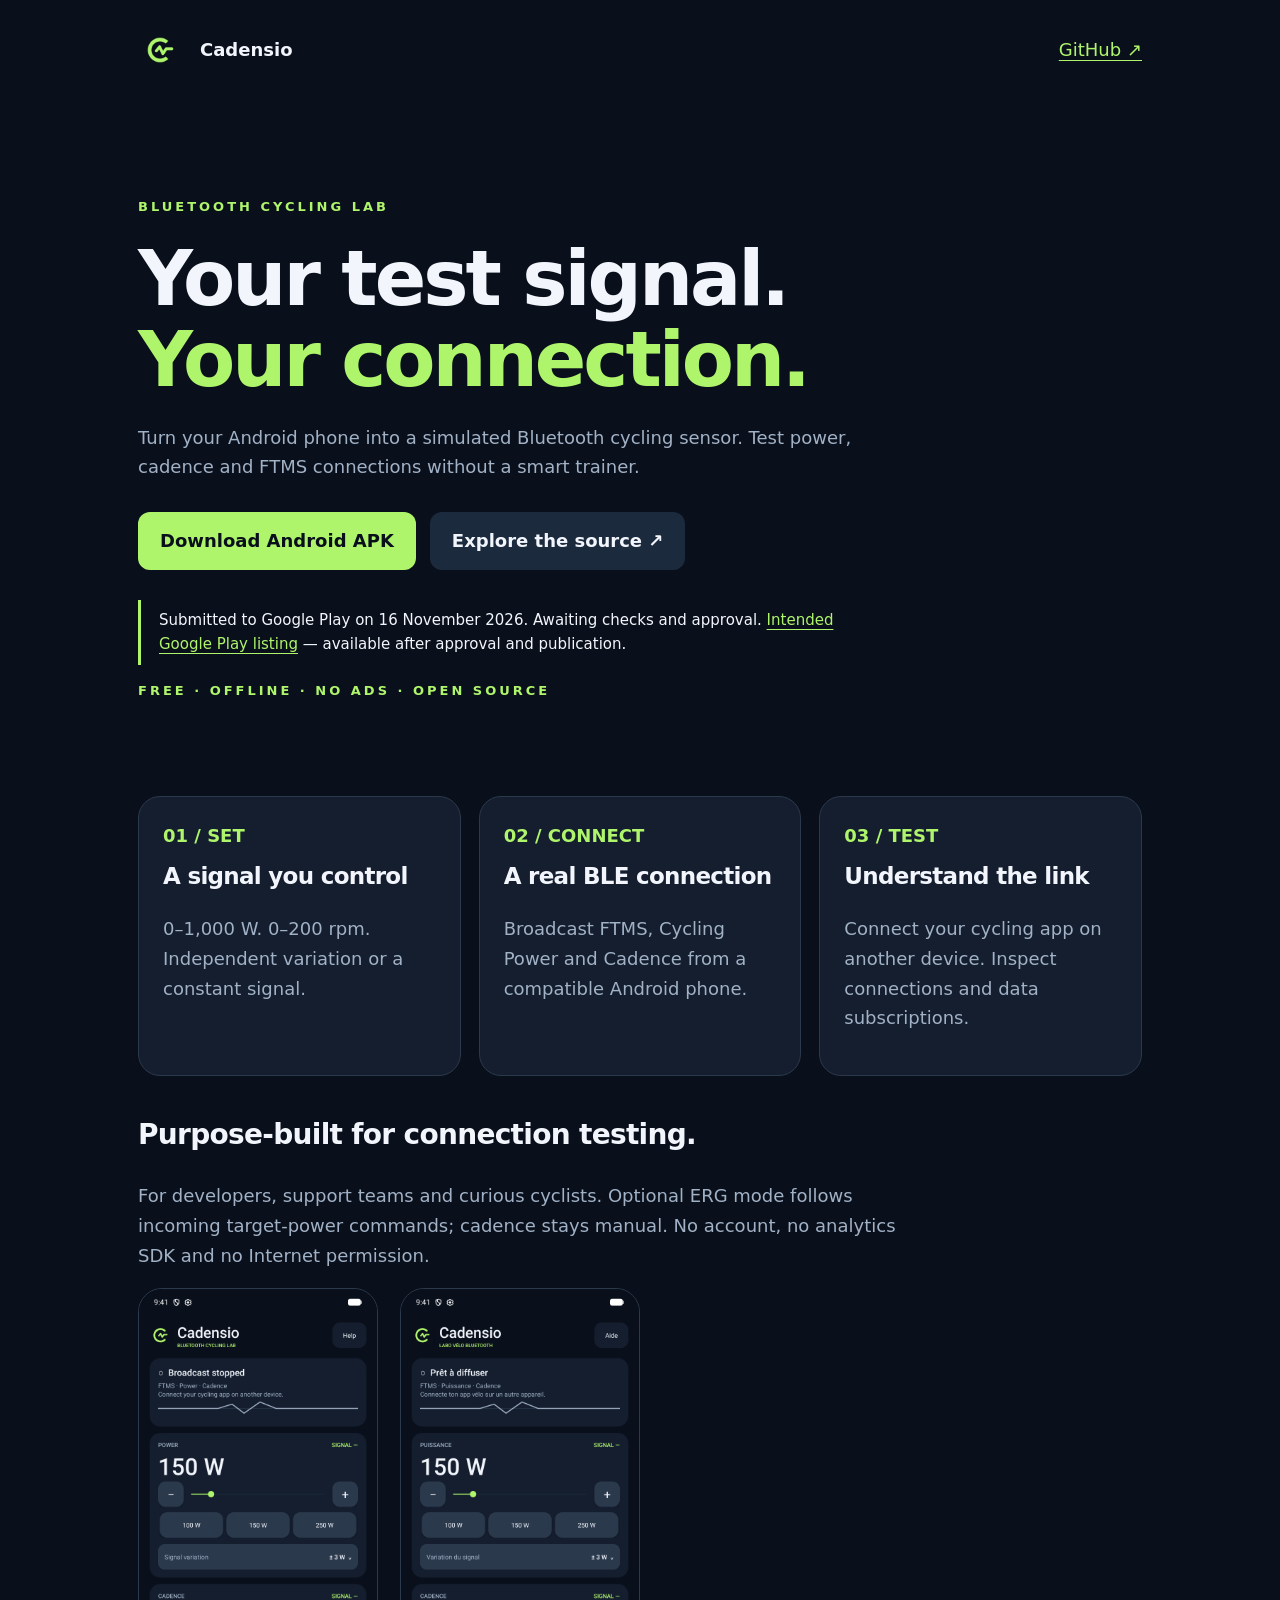
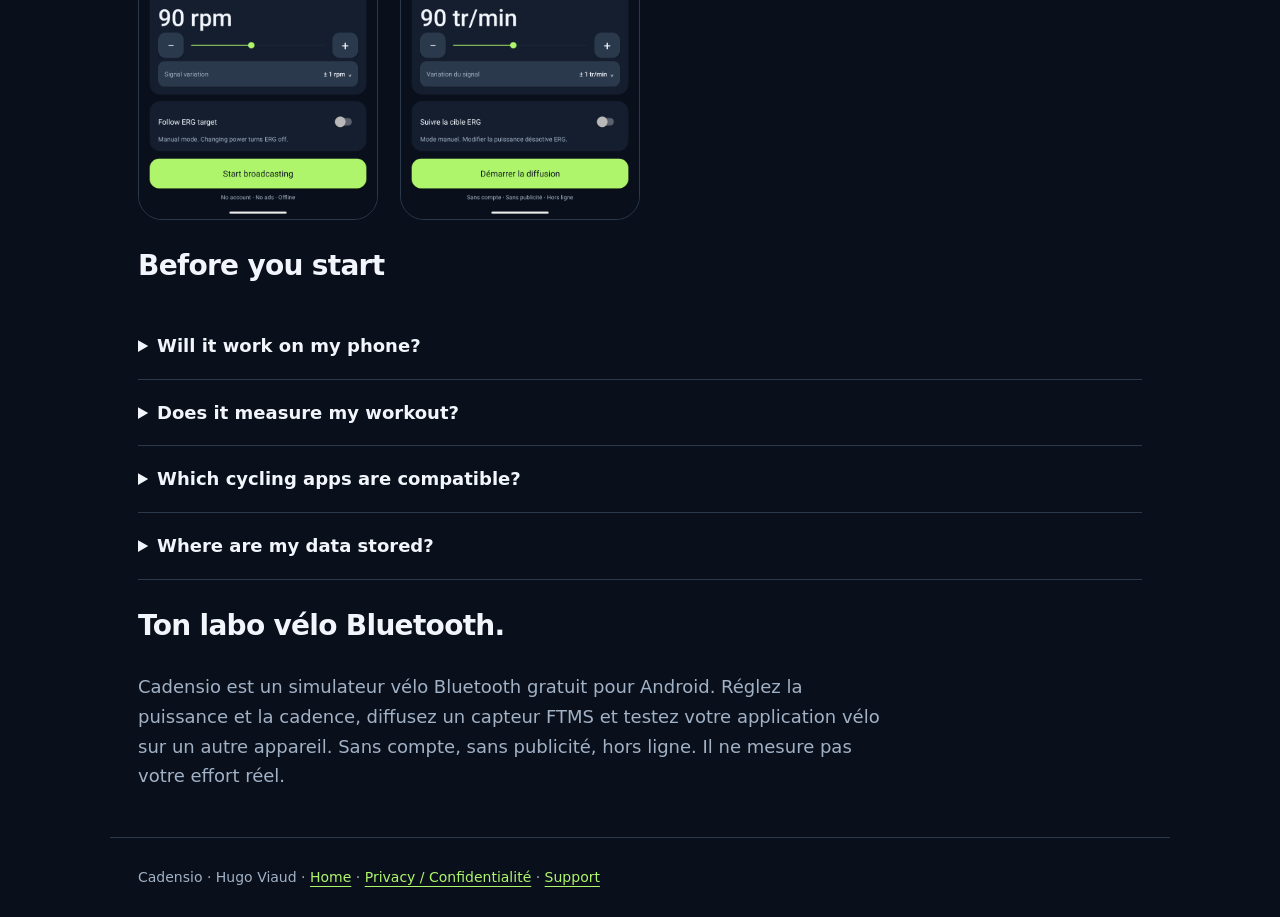
<file: docs/index.html>
<!doctype html><html lang="en"><head><meta charset="utf-8"><meta name="viewport" content="width=device-width,initial-scale=1"><title>Cadensio — Free Bluetooth FTMS Bike Simulator</title><meta name="description" content="Test cycling app connections with a free Android Bluetooth LE simulator. Power, cadence and ERG targets. Offline, no ads, open source."><meta name="theme-color" content="#0a101b"><meta property="og:title" content="Cadensio — Free Bluetooth FTMS Bike Simulator"><meta property="og:description" content="Test cycling app connections with a free Android Bluetooth LE simulator. Power, cadence and ERG targets. Offline, no ads, open source."><meta property="og:image" content="https://altorru.github.io/cadensio/assets/icon.png"><link rel="canonical" href="https://altorru.github.io/cadensio/"><link rel="icon" href="assets/logo.svg" type="image/svg+xml"><link rel="stylesheet" href="style.css"></head><body><nav><img src="assets/icon.png" alt=""><b>Cadensio</b><a href="https://github.com/Altorru/cadensio">GitHub ↗</a></nav><main><section class="hero"><p class="eyebrow">BLUETOOTH CYCLING LAB</p><h1>Your test signal.<br><span class="accent">Your connection.</span></h1><p class="muted">Turn your Android phone into a simulated Bluetooth cycling sensor. Test power, cadence and FTMS connections without a smart trainer.</p><div class="actions"><a class="button" href="https://github.com/Altorru/cadensio/releases">Download Android APK</a><a class="button secondary" href="https://github.com/Altorru/cadensio">Explore the source ↗</a></div><p class="status">Submitted to Google Play on 16 November 2026. Awaiting checks and approval. <a href="https://play.google.com/store/apps/details?id=fr.hugoviaud.cadensio">Intended Google Play listing</a> — available after approval and publication.</p><p class="eyebrow">FREE · OFFLINE · NO ADS · OPEN SOURCE</p></section><section class="grid"><article class="card"><span class="number">01 / SET</span><h2>A signal you control</h2><p class="muted">0–1,000 W. 0–200 rpm. Independent variation or a constant signal.</p></article><article class="card"><span class="number">02 / CONNECT</span><h2>A real BLE connection</h2><p class="muted">Broadcast FTMS, Cycling Power and Cadence from a compatible Android phone.</p></article><article class="card"><span class="number">03 / TEST</span><h2>Understand the link</h2><p class="muted">Connect your cycling app on another device. Inspect connections and data subscriptions.</p></article></section><h2>Purpose-built for connection testing.</h2><p class="muted">For developers, support teams and curious cyclists. Optional ERG mode follows incoming target-power commands; cadence stays manual. No account, no analytics SDK and no Internet permission.</p><div class="screens"><img src="assets/screen-en.png" alt="Cadensio power and cadence controls" loading="lazy"><img src="assets/screen-fr.png" alt="Cadensio interface en français" loading="lazy"></div><h2>Before you start</h2><details><summary>Will it work on my phone?</summary><p>Android 8+ and BLE peripheral advertising support are required. Some phones cannot advertise a connectable BLE sensor. A physical phone and a separate receiver are needed to verify compatibility.</p></details><details><summary>Does it measure my workout?</summary><p>No. Cadensio generates synthetic data. It does not measure physical effort or control a real trainer. Do not submit simulated values as real workouts, competition results or reward eligibility.</p></details><details><summary>Which cycling apps are compatible?</summary><p>Cadensio implements standard FTMS, Cycling Power and Cycling Speed and Cadence services. Receiver support varies. Hardware interoperability and platform-specific compatibility are not yet certified.</p></details><details><summary>Where are my data stored?</summary><p>Settings stay on your phone. Bluetooth carries simulated values to connected devices. The receiving app may store them under its own policy. <a href="privacy.html">Read the privacy policy.</a></p></details><section lang="fr"><h2>Ton labo vélo Bluetooth.</h2><p class="muted">Cadensio est un simulateur vélo Bluetooth gratuit pour Android. Réglez la puissance et la cadence, diffusez un capteur FTMS et testez votre application vélo sur un autre appareil. Sans compte, sans publicité, hors ligne. Il ne mesure pas votre effort réel.</p></section></main><footer>Cadensio · Hugo Viaud · <a href="index.html">Home</a> · <a href="privacy.html">Privacy / Confidentialité</a> · <a href="https://github.com/Altorru/cadensio/issues">Support</a></footer></body></html>
</file>
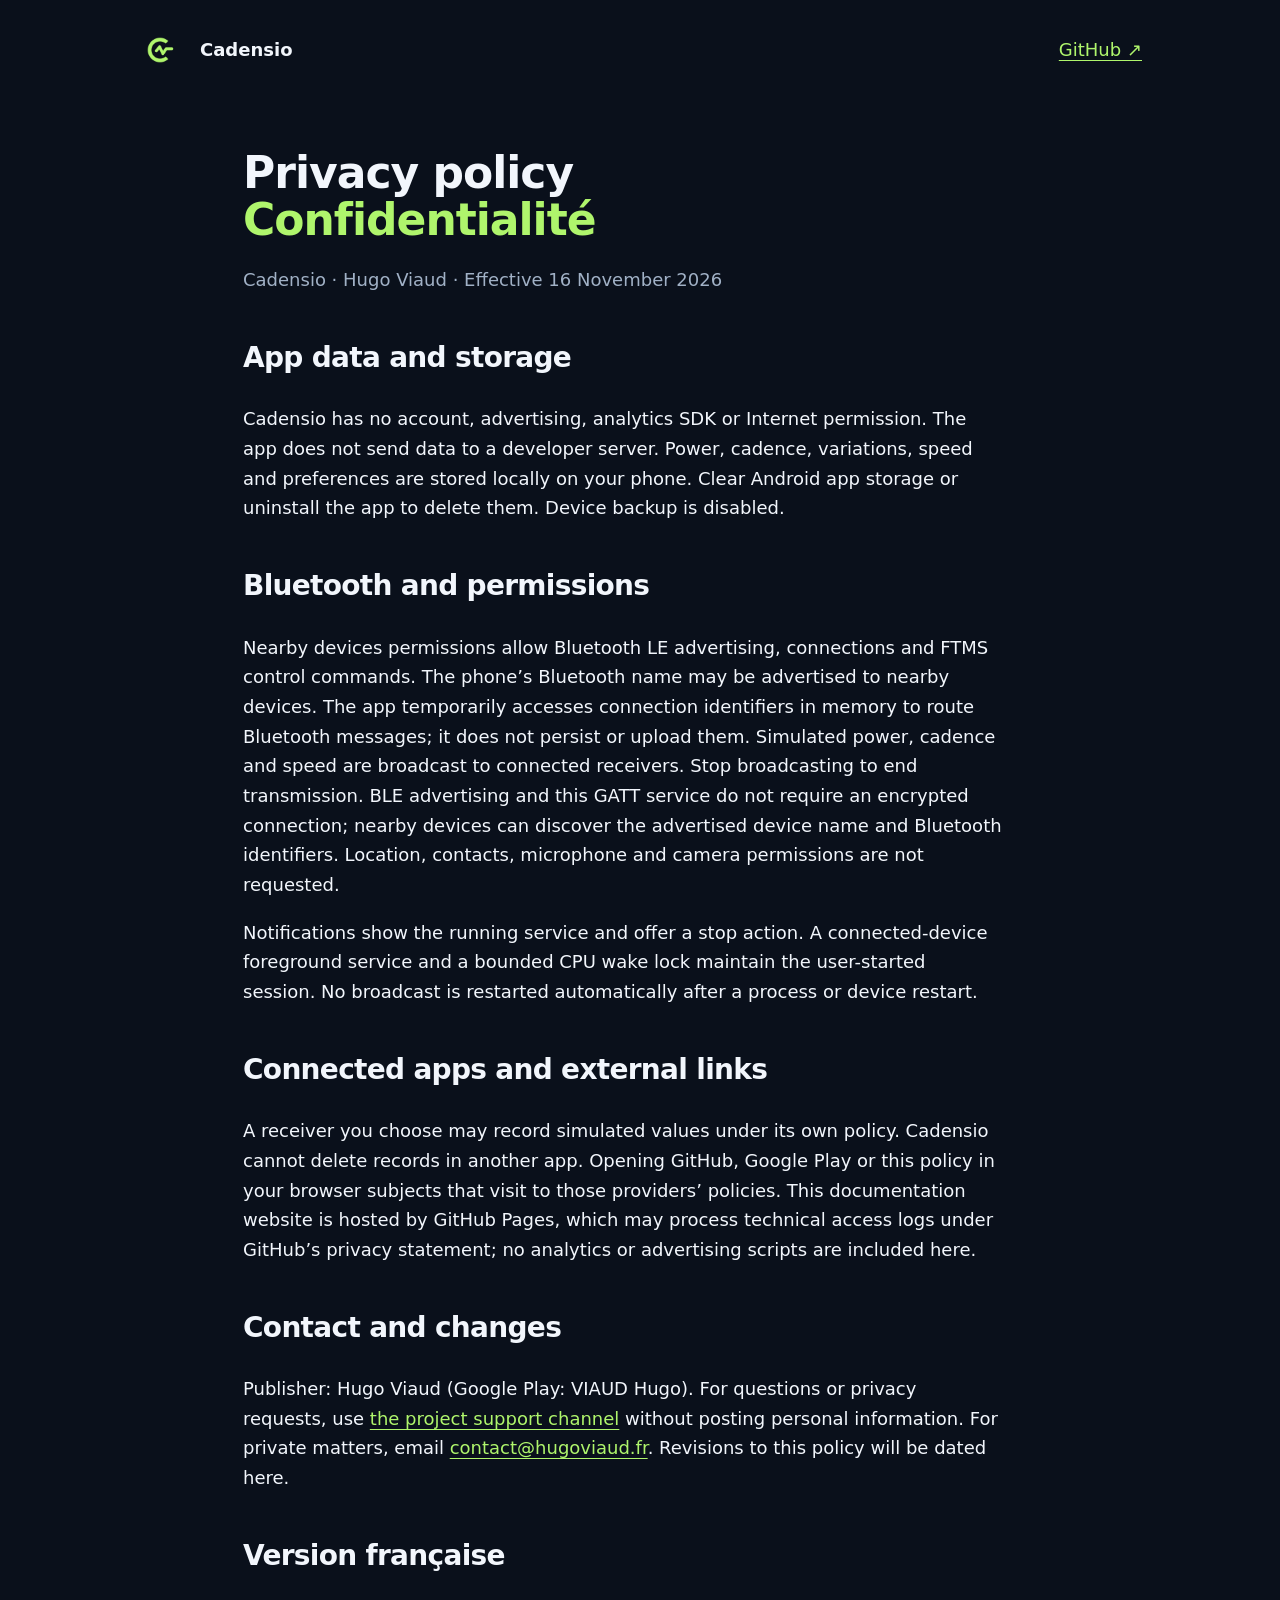
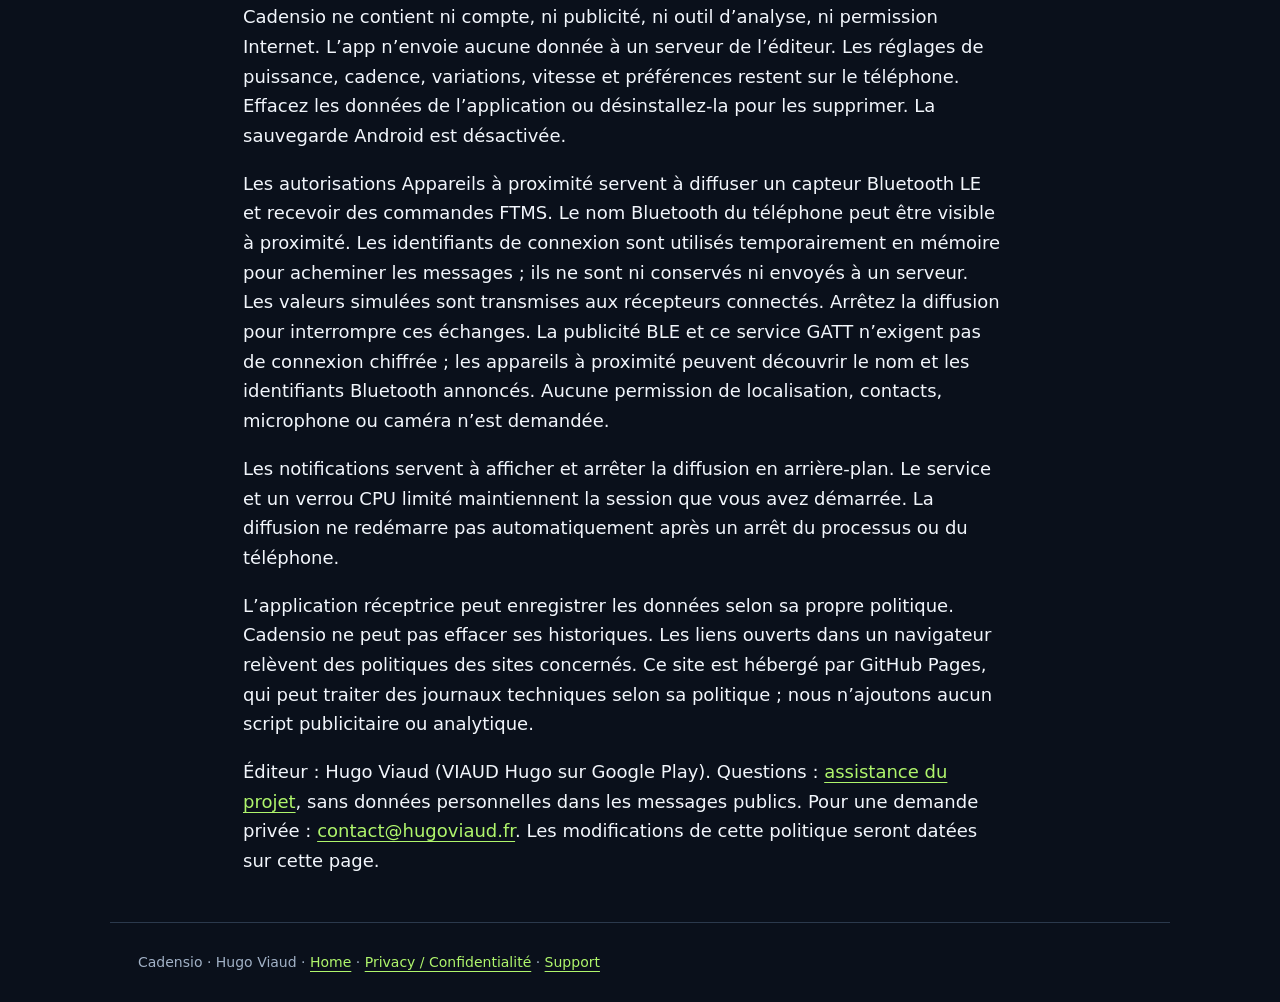
<file: docs/privacy.html>
<!doctype html><html lang="en"><head><meta charset="utf-8"><meta name="viewport" content="width=device-width,initial-scale=1"><title>Cadensio — Privacy policy / Confidentialité</title><meta name="description" content="How Cadensio handles local settings and Bluetooth simulated data."><meta name="theme-color" content="#0a101b"><meta property="og:title" content="Cadensio — Privacy policy / Confidentialité"><meta property="og:description" content="How Cadensio handles local settings and Bluetooth simulated data."><meta property="og:image" content="https://altorru.github.io/cadensio/assets/icon.png"><link rel="canonical" href="https://altorru.github.io/cadensio/privacy.html"><link rel="icon" href="assets/logo.svg" type="image/svg+xml"><link rel="stylesheet" href="style.css"></head><body><nav><img src="assets/icon.png" alt=""><b>Cadensio</b><a href="https://github.com/Altorru/cadensio">GitHub ↗</a></nav><main class="policy"><h1>Privacy policy<br><span class="accent">Confidentialité</span></h1><p class="muted">Cadensio · Hugo Viaud · Effective 16 November 2026</p><h2>App data and storage</h2><p>Cadensio has no account, advertising, analytics SDK or Internet permission. The app does not send data to a developer server. Power, cadence, variations, speed and preferences are stored locally on your phone. Clear Android app storage or uninstall the app to delete them. Device backup is disabled.</p><h2>Bluetooth and permissions</h2><p>Nearby devices permissions allow Bluetooth LE advertising, connections and FTMS control commands. The phone’s Bluetooth name may be advertised to nearby devices. The app temporarily accesses connection identifiers in memory to route Bluetooth messages; it does not persist or upload them. Simulated power, cadence and speed are broadcast to connected receivers. Stop broadcasting to end transmission. BLE advertising and this GATT service do not require an encrypted connection; nearby devices can discover the advertised device name and Bluetooth identifiers. Location, contacts, microphone and camera permissions are not requested.</p><p>Notifications show the running service and offer a stop action. A connected-device foreground service and a bounded CPU wake lock maintain the user-started session. No broadcast is restarted automatically after a process or device restart.</p><h2>Connected apps and external links</h2><p>A receiver you choose may record simulated values under its own policy. Cadensio cannot delete records in another app. Opening GitHub, Google Play or this policy in your browser subjects that visit to those providers’ policies. This documentation website is hosted by GitHub Pages, which may process technical access logs under GitHub’s privacy statement; no analytics or advertising scripts are included here.</p><h2>Contact and changes</h2><p>Publisher: Hugo Viaud (Google Play: VIAUD Hugo). For questions or privacy requests, use <a href="https://github.com/Altorru/cadensio/issues">the project support channel</a> without posting personal information. For private matters, email <a href="mailto:contact@hugoviaud.fr">contact@hugoviaud.fr</a>. Revisions to this policy will be dated here.</p><section lang="fr"><h2>Version française</h2><p>Cadensio ne contient ni compte, ni publicité, ni outil d’analyse, ni permission Internet. L’app n’envoie aucune donnée à un serveur de l’éditeur. Les réglages de puissance, cadence, variations, vitesse et préférences restent sur le téléphone. Effacez les données de l’application ou désinstallez-la pour les supprimer. La sauvegarde Android est désactivée.</p><p>Les autorisations Appareils à proximité servent à diffuser un capteur Bluetooth LE et recevoir des commandes FTMS. Le nom Bluetooth du téléphone peut être visible à proximité. Les identifiants de connexion sont utilisés temporairement en mémoire pour acheminer les messages ; ils ne sont ni conservés ni envoyés à un serveur. Les valeurs simulées sont transmises aux récepteurs connectés. Arrêtez la diffusion pour interrompre ces échanges. La publicité BLE et ce service GATT n’exigent pas de connexion chiffrée ; les appareils à proximité peuvent découvrir le nom et les identifiants Bluetooth annoncés. Aucune permission de localisation, contacts, microphone ou caméra n’est demandée.</p><p>Les notifications servent à afficher et arrêter la diffusion en arrière-plan. Le service et un verrou CPU limité maintiennent la session que vous avez démarrée. La diffusion ne redémarre pas automatiquement après un arrêt du processus ou du téléphone.</p><p>L’application réceptrice peut enregistrer les données selon sa propre politique. Cadensio ne peut pas effacer ses historiques. Les liens ouverts dans un navigateur relèvent des politiques des sites concernés. Ce site est hébergé par GitHub Pages, qui peut traiter des journaux techniques selon sa politique ; nous n’ajoutons aucun script publicitaire ou analytique.</p><p>Éditeur : Hugo Viaud (VIAUD Hugo sur Google Play). Questions : <a href="https://github.com/Altorru/cadensio/issues">assistance du projet</a>, sans données personnelles dans les messages publics. Pour une demande privée : <a href="mailto:contact@hugoviaud.fr">contact@hugoviaud.fr</a>. Les modifications de cette politique seront datées sur cette page.</p></section></main><footer>Cadensio · Hugo Viaud · <a href="index.html">Home</a> · <a href="privacy.html">Privacy / Confidentialité</a> · <a href="https://github.com/Altorru/cadensio/issues">Support</a></footer></body></html>
</file>
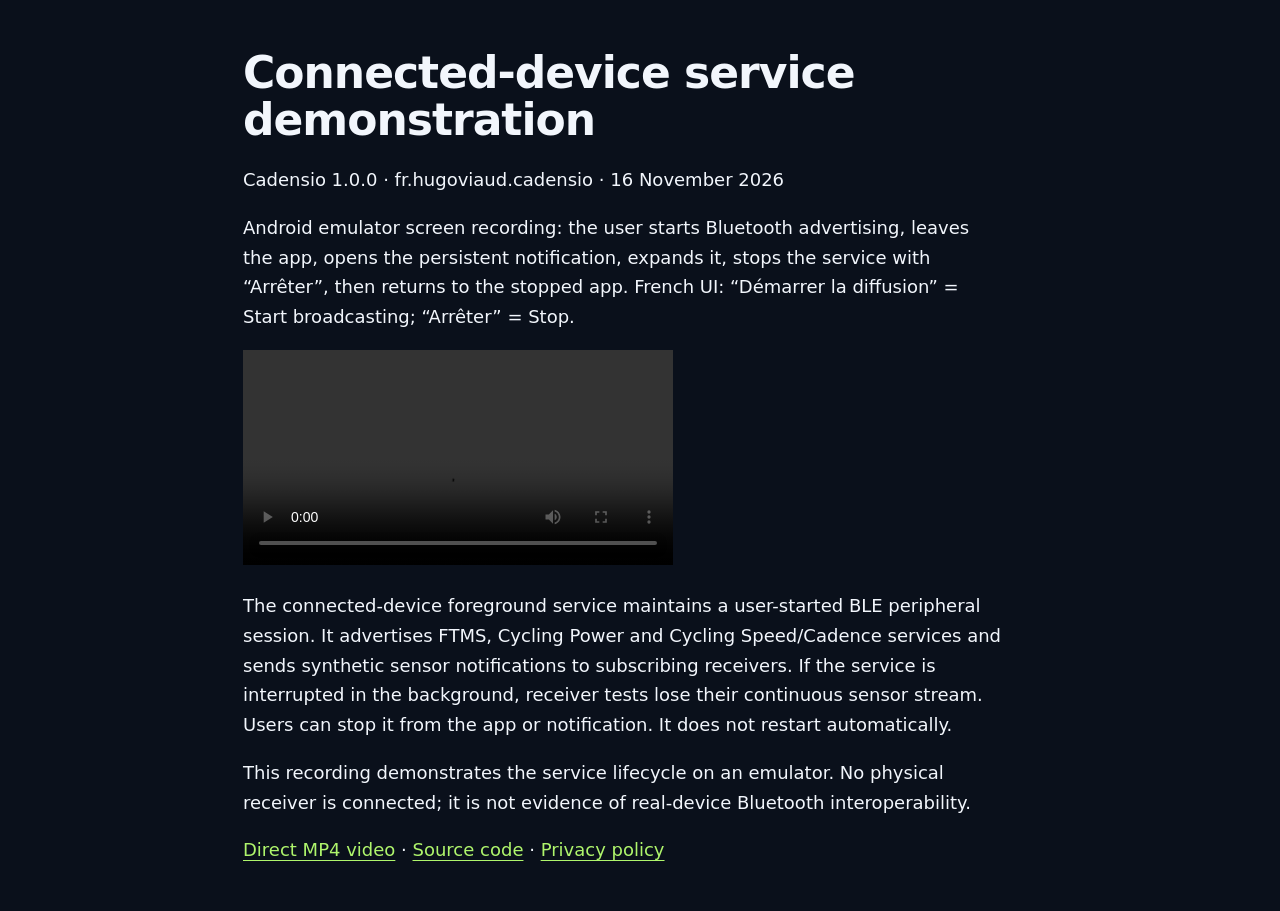
<file: docs/service-review.html>
<!doctype html><html lang="en"><meta charset="utf-8"><meta name="viewport" content="width=device-width,initial-scale=1"><meta name="robots" content="noindex"><title>Cadensio — foreground service demonstration</title><link rel="stylesheet" href="style.css"><main class="policy"><h1>Connected-device service demonstration</h1><p>Cadensio 1.0.0 · fr.hugoviaud.cadensio · 16 November 2026</p><p>Android emulator screen recording: the user starts Bluetooth advertising, leaves the app, opens the persistent notification, expands it, stops the service with “Arrêter”, then returns to the stopped app. French UI: “Démarrer la diffusion” = Start broadcasting; “Arrêter” = Stop.</p><video controls preload="metadata" style="width:100%;max-width:430px" src="assets/service-demo.mp4"></video><p>The connected-device foreground service maintains a user-started BLE peripheral session. It advertises FTMS, Cycling Power and Cycling Speed/Cadence services and sends synthetic sensor notifications to subscribing receivers. If the service is interrupted in the background, receiver tests lose their continuous sensor stream. Users can stop it from the app or notification. It does not restart automatically.</p><p>This recording demonstrates the service lifecycle on an emulator. No physical receiver is connected; it is not evidence of real-device Bluetooth interoperability.</p><p><a href="assets/service-demo.mp4">Direct MP4 video</a> · <a href="https://github.com/Altorru/cadensio">Source code</a> · <a href="privacy.html">Privacy policy</a></p></main></html>
</file>
<file: docs/style.css>
*{box-sizing:border-box}body{margin:0;background:#0a101b;color:#f2f6fc;font:18px/1.65 system-ui,sans-serif}main,nav,footer{max-width:1060px;margin:auto;padding:28px}nav{display:flex;align-items:center;gap:18px}nav img{width:44px;border-radius:12px}nav a{margin-left:auto}a{color:#aff56c;text-underline-offset:4px}h1{font-size:clamp(44px,7vw,76px);line-height:1.06;letter-spacing:-3px;margin:22px 0}h2{font-size:28px;letter-spacing:-.7px}p{max-width:760px}.eyebrow{font-size:13px;letter-spacing:3px;color:#aff56c;font-weight:700}.muted{color:#a1b1c6}.hero{padding:55px 0 45px}.accent{color:#aff56c}.actions{display:flex;flex-wrap:wrap;gap:14px;margin:30px 0}.button{display:inline-block;background:#aff56c;color:#0a101b;padding:14px 22px;border-radius:12px;text-decoration:none;font-weight:700}.secondary{background:#1c2a3e;color:#f2f6fc}.grid{display:grid;grid-template-columns:repeat(auto-fit,minmax(230px,1fr));gap:18px;margin:36px 0}.card{border:1px solid #2b394c;padding:24px;border-radius:22px;background:#141e2e}.card h2{margin:8px 0;font-size:23px}.number{color:#aff56c;font-weight:700}.screens{display:flex;gap:22px;overflow:auto}.screens img{width:240px;height:auto;border-radius:24px;border:1px solid #2b394c}footer{font-size:14px;color:#a1b1c6;border-top:1px solid #2b394c}details{padding:18px 0;border-bottom:1px solid #2b394c}summary{cursor:pointer;font-weight:700}.policy h1{font-size:44px;letter-spacing:-1px}.policy h2{margin-top:40px}.policy{max-width:850px}.status{border-left:3px solid #aff56c;padding:8px 18px;font-size:15px}@media(max-width:600px){main,nav,footer{padding:22px}.hero{padding-top:22px}h1{letter-spacing:-2px}}
</file>
